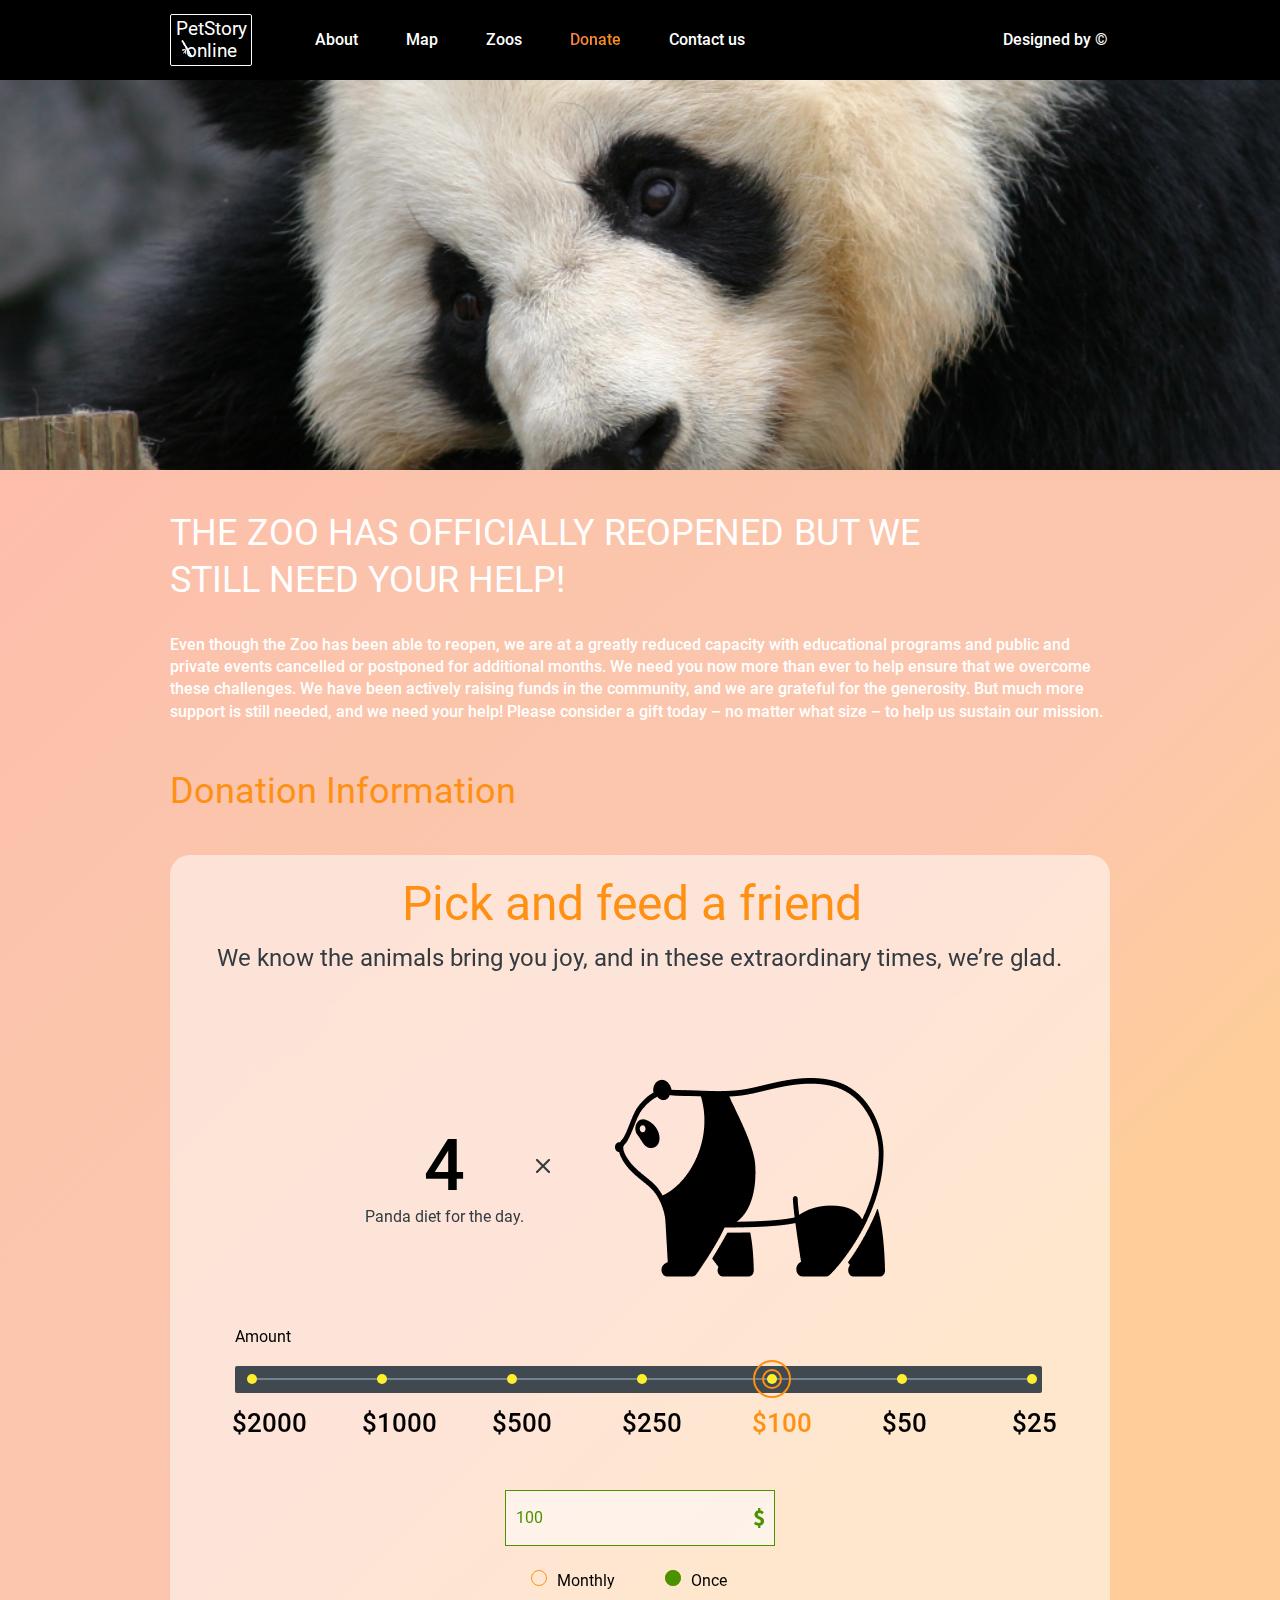
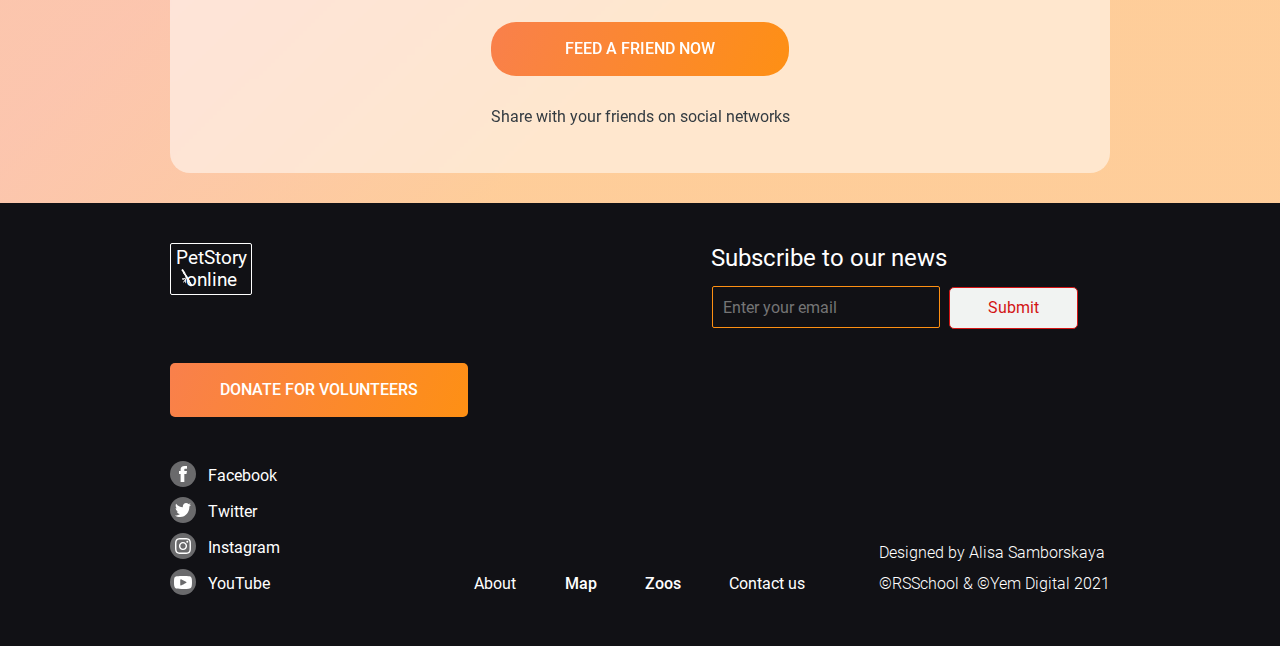
<file: pages/donate/index.html>
<!DOCTYPE html>
<html lang="en">

<head>
    <meta charset="UTF-8">
    <meta name="viewport" content="width=device-width, initial-scale=1.0">
    <link rel="stylesheet" href="../../assets/style/reset.css">
    <link rel="stylesheet" href="../../assets/style/fonts.css">
    <link rel="stylesheet" href="style.css">
    <link rel="stylesheet" href="style@1000px.css" media="screen and (max-width: 1366px) ">
    <link rel="stylesheet" href="style@640px.css" media="screen and (max-width: 967px) ">
    <link rel="stylesheet" href="style@320px.css" media="screen and (max-width: 321px) ">

    <title>Donate</title>
</head>

<body>
    <header class="header">
        <div class="center">
            <div class="header__logo">
                <a href="../../index.html" class="logo">

                    <h1 class="header__logo-text">PetStory online</h1>
                </a>
            </div>
            <nav class="header__menu">
                <ul class="menu-list">
                    <li class="menu-item btn"><a href="../../index.html">About</a></li>
                    <li class="menu-item btn"><a href="#">Map</a></li>
                    <li class="menu-item btn"><a href="#">Zoos</a></li>
                    <li class="menu-item btn active"><a href="index.html">Donate</a></li>
                    <li class="menu-item btn"><a href="#">Contact us</a></li>
                    <li class="menu-item btn">
                        <a href="https://www.figma.com/file/jfEFwkXVj1WRq7sUHDr8os/PetStory-online">Designed by ©</a>
                    </li>

                </ul>
            </nav>
                <!-- ---------------------- -->
                <div class="hamburger-menu">
                    <input id="menu__toggle" type="checkbox" />
                    <label class="menu__btn" for="menu__toggle">
                        <span></span>
                    </label>
                    <ul class="menu__box">
                        <div class="menu__logo">
                            <a href="../../index.html">
                                <h1 class="menu__logo-text">PetStory online</h1>
                            </a>
                        </div>
                        <li><a class="menu__item" href="../../index.html">About</a></li>
                        <li><a class="menu__item" href="#">Map</a></li>
                        <li><a class="menu__item" href="#">Zoos</a></li>
                        <li><a class="menu__item" href="index.html">Donate</a></li>
                        <li><a class="menu__item" href="#">Contact us</a></li>
                        <li><a class="menu__item"
                                href="https://www.figma.com/file/jfEFwkXVj1WRq7sUHDr8os/PetStory-online">Designed by
                                ©</a></li>
                    </ul>
                    <div id="black" class="black"></div>

                </div>
                <!-- ---------------------- -->
        </div>
    </header>
    <section class="banner">
        <div class="panda"></div>
    </section>

    <main>
        <div class="center">
            <div class="entry">
                <h3>THE ZOO HAS OFFICIALLY REOPENED BUT WE STILL NEED YOUR HELP!</h3>
                <p>Even though the Zoo has been able to reopen, we are at a greatly reduced capacity with educational
                    programs
                    and public and private events cancelled or postponed for additional months. We need you now more
                    than
                    ever to
                    help ensure that we overcome these challenges. We have been actively raising funds in the community,
                    and
                    we
                    are grateful for the generosity. But much more support is still needed, and we need your help!
                    Please
                    consider
                    a gift today – no matter what size – to help us sustain our mission.</p>
            </div>
            <div class="title">
                <h3>Donation Information</h3>
            </div>
            <div class="pick-block-wrapper">

                <div class="pick-block-box">
                    <div class="box__title">
                        <h2>Pick and feed a friend</h2>
                        <p>We know the animals bring you joy, and in these extraordinary times, we’re glad.</p>
                    </div>
                    <div class="box__animals">
                        <div class="info">
                            <h2>4</h2>
                            <p>Panda diet for the day.</p>
                        </div>
                        <div class="img"></div>
                    </div>
                    <div class="box__amount">
                        <h4>Amount</h4>
                        <!---------------------------------------------------->
                        <div class="amount-bar">
                            <div class="line">
                            </div>
                            <!--TODO: labels-->
                            <label class="one" for="">
                                <input type="radio" name="amount">
                                <p>$5000</p>
                            </label>
                            <label for="">
                                <input type="radio" name="amount">
                                <p>$2000</p>
                            </label>
                            <label for="">
                                <input checked type="radio" name="amount">
                                <p>$1000</p>
                            </label>
                            <label for="">
                                <input type="radio" name="amount">
                                <p>$500</p>
                            </label>
                            <label for="">
                                <input type="radio" name="amount">
                                <p>$250</p>
                            </label>
                            <label for="">
                                <input type="radio" name="amount">
                                <p>$100</p>
                            </label>
                            <label for="">
                                <input type="radio" name="amount">
                                <p>$50</p>
                            </label>
                            <label for="">
                                <input type="radio" name="amount">
                                <p>$25</p>
                            </label>
                        </div>
                        <!---------------------------------------------------->
                    </div>
                    <div class="box__form">
                        <!---------------------------------------------------->
                        <div class="input-number">
                            <input class="input-sum" type="number" min="25" max="5000"
                                oninput="if (value.length> 4) value = value.slice (0,4)" placeholder="Another amount">
                            <div class="dollar-icon">
                            </div>
                        </div>
                        <div class="radio">
                            <input type="radio" name="rb" id="rb1"> <label for="rb1">Monthly</label>
                            <input type="radio" name="rb" id="rb2" checked> <label for="rb2">Once</label>
                        </div>
                        <button class="info-btn btn">Feed a friend now</button>
                        <p>Share with your friends on social networks </p>
                        <!---------------------------------------------------->
                    </div>
                </div>

            </div>
        </div>
    </main>
    <footer>
        <div class="center">
            <div class="fooret-container">
                <div class="section6__wraper-left">
                    <div class="s6w-logo wl-logo">
                        <div class="header__logo">
                            <a href="../../index.html">
                                <h4 class="header__logo-text">PetStory online</h4>
                            </a>
                        </div>
                    </div>
                    <div class="wl-btn">
                        <a href="index.html">
                            <button class="s6w-btn info-btn btn">donate for volunteers</button>
                        </a>
                    </div>
                    <div class="wl-soc">
                        <a href="https://ru-ru.facebook.com/">
                            <div><img src="../../assets/img/icons/Fill 211.svg" alt="Facebook"></div>
                            <p>Facebook</p>
                        </a>
                    </div>
                    <div class="wl-soc">
                        <a href="https://twitter.com/?lang=ru">
                            <div><img src="../../assets/img/icons/Fill 172.svg" alt="Twitter"></div>
                            <p>Twitter</p>
                        </a>
                    </div>
                    <div class="wl-soc">
                        <a href="https://www.instagram.com/">
                            <div><img src="../../assets/img/icons/Fill 166.svg" alt="Instagram"></div>
                            <p>Instagram</p>
                        </a>
                    </div>
                    <div class="wl-soc last">
                        <a href="https://www.youtube.com/">
                            <div><img src="../../assets/img/icons/Fill 213.svg" alt="YouTube"></div>
                            <p>YouTube</p>
                        </a>
                    </div>
                </div>
                <div class="section6__wraper-center">
                    <ul class="s6w menu-list">
                        <li class="s6w menu-item btn"><a href="../../index.html">About</a></li>
                        <li class="menu-item btn"><a href="#">Map</a></li>
                        <li class="menu-item btn"><a href="#">Zoos</a></li>
                        <li class="s6w menu-item btn"><a href="#">Contact us</a></li>
                    </ul>
                </div>
                <div class="section6__wraper-right">
                    <p class="s6w subtitle">Subscribe to our news</p>
                    <form action="#0">
                        <div>
                            <input class="a6w-inp" type="email" id="email" name="email" required
                                placeholder="Enter your email" />

                            <input class="requirements" type="submit" value="Submit" />
                        </div>
                    </form>
                    <div class="s6w-bb">
                        <p class="avt">Designed by Alisa Samborskaya</p>
                        <p class="avt">©RSSchool & ©Yem Digital 2021</p>
                    </div>
                </div>
            </div>
        </div>
    </footer>
    <script src="script.js"></script>
</body>

</html>
</file>
<file: assets/style/fonts.css>
/* roboto-300 - latin */
@font-face {
  font-family: 'Roboto';
  font-style: normal;
  font-weight: 300;
  src: local(''),
    url('../fonts/roboto-v30-latin-300.woff2') format('woff2'),
    /* Chrome 26+, Opera 23+, Firefox 39+ */
    url('../fonts/roboto-v30-latin-300.woff') format('woff');
  /* Chrome 6+, Firefox 3.6+, IE 9+, Safari 5.1+ */
}

/* roboto-regular - latin */
@font-face {
  font-family: 'Roboto';
  font-style: normal;
  font-weight: 400;
  src: local(''),
    url('../fonts/roboto-v30-latin-regular.woff2') format('woff2'),
    /* Chrome 26+, Opera 23+, Firefox 39+ */
    url('../fonts/roboto-v30-latin-regular.woff') format('woff');
  /* Chrome 6+, Firefox 3.6+, IE 9+, Safari 5.1+ */
}

/* roboto-500 - latin */
@font-face {
  font-family: 'Roboto';
  font-style: normal;
  font-weight: 500;
  src: local(''),
    url('../fonts/roboto-v30-latin-500.woff2') format('woff2'),
    /* Chrome 26+, Opera 23+, Firefox 39+ */
    url('../fonts/roboto-v30-latin-500.woff') format('woff');
  /* Chrome 6+, Firefox 3.6+, IE 9+, Safari 5.1+ */
}

/* roboto-700 - latin */
@font-face {
  font-family: 'Roboto';
  font-style: normal;
  font-weight: 700;
  src: local(''),
    url('../fonts/roboto-v30-latin-700.woff2') format('woff2'),
    /* Chrome 26+, Opera 23+, Firefox 39+ */
    url('../fonts/roboto-v30-latin-700.woff') format('woff');
  /* Chrome 6+, Firefox 3.6+, IE 9+, Safari 5.1+ */
}

h1 {
  font-family: 'Roboto';
  font-style: normal;
  font-weight: 700;
  font-size: 114px;
  line-height: 80%;
}

h2 {
  font-family: 'Roboto';
  font-style: normal;
  font-weight: 400;
  font-size: 48px;
  line-height: 120%;
}

h3 {
  font-family: 'Roboto';
  font-style: normal;
  font-weight: 400;
  font-size: 36px;
  line-height: 130%;
}

.subtitle {
  font-family: 'Roboto';
  font-style: normal;
  font-weight: 400;
  font-size: 24px;
  line-height: 120%;
}

.btn {
  font-family: 'Roboto';
  font-style: normal;
  font-weight: 500;
  font-size: 16px;
  line-height: 140%;
}

body {
  font-family: 'Roboto';
  font-style: normal;
  font-weight: 400;
  font-size: 16px;
  line-height: 140%;
}

.smallParagraph {
  font-family: 'Roboto';
  font-style: normal;
  font-weight: 300;
  font-size: 15px;
  line-height: 120%;
}
</file>
<file: pages/donate/style.css>
/*ALL======================*/

.center {
    width: 1160px;
    margin: 0 auto;
    display: flex;
    justify-content: center;
    position: relative;
}

.info-btn {
    text-transform: uppercase;
    color: #FFFFFF;
    width: 298px;
    height: 54px;
    background: linear-gradient(113.96deg, #F9804B 1.49%, #FE9013 101.44%);
    border-radius: 25px;
}

.info-btn:hover {
    background: #E47209;
}

.info-btn:active {
    background: #4B9200;
}

.info-btn:disabled {
    background: #767474;
    pointer-events: none;
    cursor: default;
}

/*HEADER
======================*/

header .center {
    align-items: center;
    position: relative;
}

header {
    height: 80px;
    min-width: 1160px;
    background: #000000;
    backdrop-filter: blur(2px);
    display: flex;
    align-items: center;
}

/* ---------------------------------------------- */
.hamburger-menu {
    display: none;
    align-items: center;
}

/* скрываем чекбокс */
#menu__toggle {
    opacity: 0;
}

/* стилизуем кнопку */
.menu__btn {
    display: flex;
    align-items: center;
    position: absolute;
    width: 18px;
    height: 10px;
    cursor: pointer;
    z-index: 100;
}

/* добавляем "гамбургер" */
.menu__btn>span,
.menu__btn>span::before,
.menu__btn>span::after {
    display: block;
    position: absolute;
    width: 100%;
    height: 2px;
    background-color: #fff;
    border-radius: 2px;
}

.menu__btn>span::before {
    content: '';
    top: -4px;
}

.menu__btn>span::after {
    content: '';
    top: 4px;
}

/* контейнер меню */
.menu__box {
    display: block;
    position: fixed;
    visibility: hidden;
    max-width: 640px;
    right: -100%;
    height: 329px;
    width: 100%;
    top: 0;
    margin: 0;
    padding: 10px;
    list-style: none;
    text-align: start;
    background-color: #fff;
    z-index: 50;

}

.black {
    width: 100vw;
    height: 100vh;
    background-color: rgba(0, 0, 0, 0.25);
    position: fixed;
    left: 0;
    top: 0;
    visibility: hidden;
}

/* элементы меню */
.menu__item {
    display: block;
    padding: 7.5px 0px;
    color: #333;
    font-size: 20px;
    text-decoration: none;
}

.menu__item:hover {
    background-color: #CFD8DC;
}

#menu__toggle:checked~.menu__btn>span,
#menu__toggle:checked~.menu__btn>span::before,
#menu__toggle:checked~.menu__btn>span::after {
    background-color: rgb(0, 0, 0);
}

#menu__toggle:checked~.menu__btn>span {
    transform: rotate(45deg);
}

#menu__toggle:checked~.menu__btn>span::before {
    top: 0;
    transform: rotate(0);
}

#menu__toggle:checked~.menu__btn>span::after {
    top: 0;
    transform: rotate(90deg);
}

#menu__toggle:checked~.menu__box,
#menu__toggle:checked~.black {
    visibility: visible;
    right: 0;
}

.menu__btn>span,
.menu__btn>span::before,
.menu__btn>span::after {
    transition-duration: .25s;
}

.menu__box {
    transition-duration: .25s;
}

.menu__item {
    transition-duration: .25s;
}

/* ------------------------------------------- */
/*-Logo-*/
.header__logo {
    display: flex;
    justify-content: center;
    align-items: center;
    width: 82px;
    height: 52px;
    border: 1px solid #FFFFFF;
    border-radius: 2px;
    text-align: center;
    margin-right: 63px;
}

.header__logo-text {
    font-weight: 400;
    font-size: 19.0145px;
    line-height: 120%;
    text-align: center;
    color: #FFFFFF;
    width: 73px;
    height: 45px;
    position: relative;
}

.header__logo-text::before {
    content: '';
    background: url('../../assets/img/icons/bamboo.svg') no-repeat;
    background-size: cover;
    position: absolute;
    width: 7.03px;
    height: 20.98px;
    transform: matrix(-0.9, 0.52, 0.4, 0.88, 0, 0);
    bottom: 2.6px;
    left: 7.1px;
}

/*======================*/
/*-Menu-*/
.header__menu {
    width: 1015px;
}

.menu-list {
    display: flex;
    position: relative;
    flex-wrap: wrap;

}

.menu-item {
    margin-right: 58px;
}

.menu-item a {
    color: #fff;
}

.menu-item:last-child {
    position: absolute;
    right: 0;
    margin-right: 0;
}

.header__menu .active {
    pointer-events: none;
    cursor: default;
}

.header__menu .active,
.menu-item:hover {
    background: linear-gradient(113.96deg, #F9804B 1.49%, #FE9013 101.44%);
    -webkit-background-clip: text;
    -webkit-text-fill-color: transparent;
}

/*======================HEADER*/

/*BANNER======================*/
.banner {
    margin: 0 auto;
    display: flex;
    text-align: center;
    min-width: 1160px;
}

.panda {
    width: 100%;
    height: 390px;
    background: url(../../assets/img/panda_bg.png) no-repeat;
    background-size: cover;
}


/*PAGE======================*/

main {
    height: 1482px;
    min-width: 1160px;
    background: linear-gradient(315.75deg, rgba(254, 210, 144, 0.7) 30.06%, #FEBDAB 100.95%, rgba(254, 210, 144, 0.7) 106.36%),
        linear-gradient(315.75deg, rgba(254, 189, 171, 0.74) 30.06%, rgba(243, 169, 248, 0.66) 50.74%, #E0D8F0 80.49%, #EAF7FE 127.9%, #EAF7FE 149.54%),
        linear-gradient(315.75deg, rgba(254, 189, 171, 0.74) 30.06%, rgba(243, 169, 248, 0.66) 50.74%, #E0D8F0 80.49%, #EAF7FE 127.9%, #EAF7FE 149.54%);
}

main .center {
    flex-direction: column;
}

.entry {
    display: flex;
    flex-direction: column;
    padding: 40px 0;
    color: #FFFFFF;
}

.entry h3 {
    text-align: justify;
    padding-bottom: 10px;
}

.entry p {
    font-weight: 500;
    line-height: 140%;
}

.title {
    color: #FE9013;
    line-height: 130%;
    margin-bottom: 60px;
}

.pick-block-wrapper {
    width: 100%;
    height: 964px;
    background: rgba(255, 255, 255, 0.52);
    backdrop-filter: blur(2px);
    border-radius: 20px;
    padding: 40px 92px 62px;
}

.pick-block-box {
    margin: 0 auto;
    width: 976px;
    height: 862px;
    left: calc(50% - 976px / 2);
}

.box__title {
    padding-bottom: 60px;
}

.box__title h2 {
    padding-bottom: 20px;
    font-size: 48px;
    line-height: 120%;
    text-align: center;
    color: #FE9013;
}

.box__title p {
    font-size: 24px;
    line-height: 120%;
    color: #333B41;
}

.box__animals {
    display: flex;
    flex-direction: row;
    justify-content: center;
    align-items: center;
    margin-bottom: 48px;
}

.box__animals .info {
    text-align: center;
    color: #333B41;
    position: relative;
    margin-right: 78px;
    padding-right: 11px;
}

.box__animals .info h2 {
    font-weight: 500;
    font-size: 72px;
    line-height: 80%;
    text-transform: uppercase;
    color: #000000;
    padding: 60px 0 11px;
}

.box__animals .info p {
    color: #333B41;
}

.info::before {
    content: '';
    background: url(../../assets/img/icons/x_icon.png) no-repeat;
    position: absolute;
    width: 14px;
    height: 14px;
    transform: translate(0, 50%);
    top: 50%;
    right: -11px;
}

.box__animals .img {
    width: 284px;
    height: 246px;
    background: url(../../assets/img/panda_widget1.png) no-repeat;
    background-size: cover;
}

.box__amount {
    padding-bottom: 98px;
}

.box__amount h4 {
    color: #000000;
    padding-bottom: 17px;
}

/* ---------------------------------------------------- */

.amount-bar {
	width: 976px;
	height: 27px;
	background: #404950;
	border-radius: 2px;
	display: flex;
	justify-content: center;
	position: relative;
}

.line {
	position: absolute;
	top: 12px;
	right: 30px;
	width: 915px;
	height: 2px;
	background: #72828E;
}
.amount-bar input {
	display: block;
	appearance: none;
	-webkit-appearance: none;
	border-radius: 50%;
	margin-top: 8px;
	margin-bottom: 9px;
	margin-right: 60px;
	margin-left: 60px;
	background-color: #FFEE2E;
	width: 10px;
	height: 10px;
	position: relative;
	z-index: 1;
}
.amount-bar input:hover::before{
	content: "";
	width: 20px;
	height: 20px;
    color: red;
    z-index: 20;
    cursor: pointer;
	transition: 120ms transform ease-in-out;
	border: #fe9013 2px solid;
	border-radius: 50%;
	display: block;
	position: absolute;
	top: -5px;
	left: -5px;
}
.amount-bar input:checked::before{
	content: "";
	width: 20px;
	height: 20px;
	transition: 120ms transform ease-in-out;
	border: #fe9013 2px solid;
	border-radius: 50%;
	outline: 2px solid #fe9013;
	outline-offset: 7px;
	display: block;
	position: absolute;
	top: -5px;
	left: -5px;
}

.amount-bar label:first-of-type {
	margin-left: 26px;
}
.amount-bar label:last-of-type {
	margin-right: 30px;
}
.amount-bar label p {
	text-align: center;
	margin-top: 21px;
}
.amount-bar input:checked ~ p {
	color: #FE9013;
}
.amount-bar input ~ p {
	font-weight: 500;
	font-size: 26px;
	line-height: 140%;
}

/* ---------------------------------------------------- */
/*<-!Another amount!->*/
.box__form {
    display: flex;
    flex-direction: column;
    align-items: center;
}

.input-number {
    position: relative;
    display: flex;
    align-items: center;
    margin-bottom: 25px;
}

.dollar-icon {
    position: absolute;
    right: 10px;
    background-image: url("../../assets/img/icons/dol-inp.png");
    width: 10px;
    height: 20px;
}

.box__form input[type=number]::-webkit-outer-spin-button,
.box__form input[type=number]::-webkit-inner-spin-button {
    -webkit-appearance: none;
    margin: 0;
}

.box__form input[type=number] {
    border: none;
    font-weight: 400;
    font-size: 16px;
    line-height: 140%;
    box-sizing: border-box;
    padding: 0 10px;
    width: 268px;
    height: 54px;
    outline: 1px solid #FFEE2E;
    background: #333B41;
    color: #FFFFFF;
}

.box__form input[type=number]:invalid {
    outline: 1px solid #D31414;
    color: #D31414;
    background: rgba(253, 253, 255, 0.52);
}

.box__form input[type=number]:invalid~.dollar-icon {
    background-image: url("../../assets/img/icons/dol-inp-red.png");
}

.box__form input[type=number]:valid:not(:placeholder-shown) {
    background: rgba(253, 253, 255, 0.52);
    outline: 1px solid #4B9200;
    color: #4B9200;
}

.box__form input[type=number]:valid:not(:placeholder-shown)~.dollar-icon {
    background-image: url("../../assets/img/icons/dol-inp-gre.png");
}

/*<-!Monthly и Once!->*/

.box__form .radio {
    display: flex;
    gap: 50px;
    margin-bottom: 30px;
}

.box__form input[type="radio"]:checked,
.box__form input[type="radio"]:not(:checked) {
    position: absolute;
    display: none;
}

.box__form input[type="radio"]:checked+label,
.box__form input[type="radio"]:not(:checked)+label {
    display: inline-block;
    position: relative;
    padding-left: 26px;
    cursor: pointer;
    width: 84px;
}

.box__form input[type="radio"]:checked+label:before,
.box__form input[type="radio"]:not(:checked)+label:before {
    content: "";
    width: 16px;
    height: 16px;
    border: 1px solid #FE9013;
    position: absolute;
    left: 0px;
    top: 0px;
    background-color: transparent;
    border-radius: 2px;
    border-radius: 100%;
}

.box__form input[type="radio"]:checked+label:after,
.box__form input[type="radio"]:not(:checked)+label:after {
    content: "";
    position: absolute;
    transition: all 0.2s ease;
    left: 0px;
    top: 0px;
    width: 16px;
    height: 16px;
    border-radius: 100%;
    background-color: #4B9200;
}

.box__form input[type="radio"]:not(:checked)+label:after {
    opacity: 0;
}

.box__form input[type="radio"]:checked+label:after {
    opacity: 1;
}

/*<-!Button!->*/
.box__form button {
    margin-bottom: 30px;
}

/*<-!Text!->*/
.box__form p {
    color: #333B41;
}

/* Footer---------------------------------------------------- */
/*<-!footer!->*/
footer {
    min-height: 443px;
    min-width: 1160px;
    background-color: #111115;
}

footer .center {
    justify-content: flex-start;
}

/*<-!footer-container!->*/

.fooret-container {
    width: 100%;
    display: flex;
    padding: 41px 0 50px;
}

.section6__wraper-left {
    display: flex;
    flex-direction: column;
    margin-right: 101px;
}

.s6w-logo {
    margin-bottom: 68px;
}

.s6w-btn {
    width: 298px;
    height: 54px;
    background: linear-gradient(113.96deg, #F9804B 1.49%, #FE9013 101.44%);
    border-radius: 5px;
    margin-bottom: 44px;
}

.wl-soc {
    margin-bottom: 10px;
}

.wl-soc a:hover>div {
    background: #4B9200;
}

.wl-soc a:hover>p {
    color: #4B9200;
}

.wl-soc a {
    display: flex;
    align-items: self-end;
    width: 111px;
    height: 26px;
    color: #FFFFFF;
}

.wl-soc.last {
    margin-bottom: 0;
}

.wl-soc div {
    display: flex;
    align-items: center;
    justify-content: center;
    width: 26px;
    height: 26px;
    border-radius: 50%;
    background: rgba(196, 196, 196, 0.5);
    margin-right: 12px;
}

.section6__wraper-center {
    display: flex;
    align-items: flex-end;
    width: 100%;
}

.s6w .active {
    pointer-events: none;
    cursor: default;
}

.s6w .active,
.menu-item:hover {
    background: linear-gradient(113.96deg, #F9804B 1.49%, #FE9013 101.44%);
    -webkit-background-clip: text;
    -webkit-text-fill-color: transparent;
}

.s6w.menu-item {
    font-weight: 400;
    font-size: 16px;
    line-height: 140%;
    margin-right: 58px;
}

.s6w.menu-item:last-child {
    position: relative;
    margin-right: 32px;
}

.s6w.subtitle {
    color: #fff;
    width: 367px;
    font-weight: 400;
    font-size: 24px;
    line-height: 120%;
    margin-bottom: 14px;
}

.section6__wraper-right {
    display: flex;
    flex-direction: column;
    position: relative;
}

.section6__wraper-right form {
    align-self: start;
}

form>div {
    width: 228px;
    height: 42px;
    border-radius: 2px;
    position: relative;
    border: .7px solid #FE9013;
    padding: 10px;
}

form>div>input[type=email],
form>div>input[type=email]:focus {
    background: #111115;
    color: #BDBDBD;
    font-weight: 400;
    font-size: 16px;
    line-height: 140%;
}

form>div>input[type=email]:valid:not(:placeholder-shown)~.requirements {
    color: #000000;
    background: #F1F3F2;
    border: 1px solid #333B41;
    pointer-events: visiblePainted;
    cursor: pointer;
}

form input[type=submit] {
    position: absolute;
    pointer-events: none;
    cursor: default;
    top: 0;
    right: -139px;
    display: block;
    width: 129px;
    height: 42px;
    background: #F1F3F2;
    border: 1px solid #D31414;
    border-radius: 5px;
    font-weight: 400;
    font-size: 16px;
    line-height: 140%;
    color: #D31414;
    text-align: center;
}

.avt {
    font-weight: 100;
    font-size: 16px;
    line-height: 130%;
    color: #FFFFFF;
}

.avt:first-child {
    margin-bottom: 10px;
}

.s6w-bb {
    position: absolute;
    right: 0;
    bottom: 0;
    display: flex;
    flex-direction: column;
    align-items: flex-start;
}
</file>
<file: pages/donate/style@1000px.css>
.center {
   width: 1000px;
 }
.header,
.banner,
main,
footer{
  min-width: 1000px;
}
 /*HEADER======================*/
 .header {
   min-width: 1000px;
   position: relative;
   z-index: 5;
 }

 .header .center {
   padding: 0 30px;
   justify-content: flex-start;
 }

 .header__menu {
   width: 793px;
 }

 .menu-item {
   margin-right: 48px;
 }

 .panda{
 background: url(../../assets/img/svg/panda_bg.png) no-repeat;
 background-size: cover;
 }
 .entry{
  padding: 40px 30px 30px 30px;
 }
.entry h3{
  padding: 0 190px 30px 0;
}

.title{
      padding: 15px 30px;
      margin-bottom: 25px;
}

.pick-block-wrapper{
      margin: 0 30px;
      width: auto;
      height: 918px;
      padding: 0;
}
.pick-block-box{
  width: auto;
}
.box__title h2{
      padding: 20px 16px 0px 0px;
}

.box__title p{
    padding: 11px 6px 0px 47px;
}

.box__animals .info{
  transform: translate(-9px, -3px);
}
.info::before{
right: -15px;
}
.box__animals .img{
      transform: translate(-7px, -1px);
}
.box__amount{
      padding-left: 65px;
}
.amount-bar{
  width: 807px;
  padding-left: 36px;
}
.line{
      width: 785px;
      right: 8px;
}

.one {
  display: none;
}
.amount-bar input~p{
    margin-left: 45px;
    width: 10px;
}
main{
height: 1333px;
}
.fooret-container {
  padding: 40px 30px 50px;
}
/*section-6======================*/

.section6__wraper-left {
  margin-right: 6px;
}

.s6w.menu-item {
  margin-right: 49px;
}

.section6__wraper-center {
  margin-right: -130px;
}

.section6__wraper {
  margin-right: -94px;
}

.s6w.subtitle {
  transform: translate(-32px, 1px);
}

.section6__wraper-right form {
  transform: translate(-31px, 0px);
}
</file>
<file: pages/donate/style@640px.css>
.center {
   width: 640px;
 }

 .header,
 .banner,
 main,
 footer {
   min-width: 640px;
   overflow: hidden;
 }

 /*HEADER======================*/
 .header {
   position: fixed;
   z-index: 5;
   margin-bottom: 0;
   height: 34px;
   min-width: 640px;
   width: 100%;
   overflow: visible;

 }

 .header .center {
   padding: 0 20px;
   justify-content: space-between;
   width: 100vw;
   min-width: -webkit-fill-available;
 }

 .header__menu {
   display: none;
 }

 .header .header__logo {
   border: 0;
   width: 46.93px;
   height: 29.03px;
 }

 .header .header__logo a {
   transform: scale(0.65);
 }

 .hamburger-menu {
   display: flex;
 }

 .menu__logo {
   width: 65.6px;
   height: 41.6px;
   border: 0.8px solid #FE9013;
   border-radius: 2px;
   display: flex;
   justify-content: center;
   align-items: center;
   margin-bottom: 22.9px;
 }

 .menu__logo-text {
   position: relative;
   text-align: center;
   font-size: 15.2116px;
   font-weight: 400;
   line-height: 120%;
   color: #FE9013;
 }

 .menu__logo-text::before {
   content: '';
   background: url('../../assets/img/icons/bambooorang.svg') no-repeat;
   position: absolute;
   width: 11px;
   height: 16.79px;
   bottom: 2.6px;
   left: 7.1px;
 }

 .menu-item {
   margin-right: 48px;
 }

 .panda {
   margin-top: 34px;
   height: 334px;
   background-position: 57%;
 }

 .entry {
   padding: 30px 20px;
 }

 .entry h3 {
   font-size: 24px;
   line-height: 120%;
   padding: 1px 33px 19px 0;
 }

 .title {
   padding: 0px 20px;
   margin-bottom: 30px;
 }

 .pick-block-wrapper {
   margin: 0 20px;
 }

 .box__title {
   padding-bottom: 30px;
 }

 .box__title h2 {
   padding: 0;
   padding-top: 29px;
 }

 .box__title p {
   text-align: center;
   padding: 21px 7px;
 }

 .box__animals .info {
   transform: translate(-7px, -3px);
 }

 .box__animals {
   margin-bottom: 40px;
 }

 .box__amount {
   padding-left: 0;
 }

 .box__amount h4 {
   padding-left: 10px;
   padding-bottom: 6px;
 }

 .amount-bar {
   width: 100%;
   padding-left: 32px;
 }

 .line {
   width: 524px;
   right: 40px;
 }

 .amount-bar label:nth-child(2),
 .amount-bar label:nth-child(3),
 .amount-bar label:nth-child(4) {
   display: none;
 }

 .amount-bar input~p {
   margin-left: 37px;
 }

 .input-number {
   margin-bottom: 31px;
 }

 .box__form input[type=number] {
   width: 180px;
   height: 42px;
 }

 .box__form .radio {
   margin-bottom: 29px;
 }

 /*section-6======================*/

 footer {
   /* min-width: 640px; */
   min-height: 282px;
 }

 .fooret-container {
   padding: 12px 20px;
   position: relative;
 }

 .section6__wraper-left {
   position: absolute;
   margin-right: 0;
   right: 5px;
 }

 .s6w-logo {
   position: absolute;
   left: -574px;
 }

 footer .wl-btn {
   position: absolute;
   left: -574px;
   top: 85px;
 }

 .section6__wraper-center {
   position: absolute;
   bottom: -246px;
   width: auto;
 }

 .section6__wraper-center .menu-item {
   margin-right: 37px;
   font-weight: 400;
 }

 .section6__wraper-right .s6w,
 .section6__wraper-right form {
   display: none;
 }

 .s6w-bb {
   position: absolute;
   width: max-content;

   bottom: -259px;
   right: -601px;
 }

 .wl-soc p {
   display: none;
 }

 .wl-soc a {
   width: auto;
 }

 .wl-soc {
   width: 41px;
   margin-bottom: 20px;
 }
</file>
<file: pages/donate/style@320px.css>
.center {
   width: 320px;
   max-width: 80vw;
 }

 .header,
 .banner,
 main,
 footer {
   min-width: 320px;
 }

 /*HEADER======================*/
main {
  height: 1147px;
}
 .header .center {
    padding: 0 10px;
    max-width: 100vw;
 }

.hamburger-menu {
   right: 10px;
 }

 .panda {
    height: 187px;
    background-position: 42%;
 }
main .center{
      max-width: 100vw;
}

 .entry {
  padding: 30px 10px;
 }

 .entry h3 {
padding: 0;
padding-right: 17px;
padding-bottom: 17px;
 }

 .title {
    padding: 0px 10px;
    margin-bottom: 26px;
 }
 .title h3 {
  font-size: 24px;
}

 .pick-block-wrapper {
margin: 0 10px;
height: 590px;
 }
.box__title{
  padding-bottom: 0;
}
 .box__title h2 {
    font-size: 24px;
    padding-top: 20px;
 }

 .box__title p {
font-size: 16px;
line-height: 140%;
padding: 9px 0px;
 }

.pick-block-box{
      height: auto;
}
.box__animals .info h2{
      font-size: 40.6015px;
      padding: 41px 0 6px;
}


 .box__animals .info {
     margin-right: 37px;
     padding-right: 0;
 }
 .box__animals h2{
  font-size: 40.6015px;
  line-height: 80%;
  padding: 42px 0 7px;
}

.box__animals .info p{
  font-size: 9.02255px;
  line-height: 140%;
}

.box__animals .img {
  width: 160.15px;
  height: 138.72px;
  transform: translate(7px, 2px);
}
.info::before {
  transform: scale(0.5);
  top: 56%;
  right: -18px;
}


 .box__animals {
     margin-bottom: 4px;
 }
.box__amount h4 {
  padding-left: 0;
  padding-bottom: 9px;
}
 .box__amount {
padding-bottom: 49px;
 }

 .amount-bar {
      padding-left: 71px;
    height: 13.5px;
 }

 .line {
    width: 262px;
    top: 6px;
    height: 1px;
    right: 20px;
 }

 .amount-bar label:nth-child(2),
 .amount-bar label:nth-child(3),
 .amount-bar label:nth-child(4) {
   display: none;
 }
.amount-bar input{
    width: 5px;
    height: 5px;
    margin-top: 4px;
    margin-bottom: -10px;
    margin-right: 52px;
    margin-left: 8px;
    }

 .amount-bar input~p {
  font-size: 13px;
      margin-left: 0;
 }

 .input-number {
    margin-bottom: 25px;
 }
.amount-bar input:checked::before {
  width: 10px;
  height: 10px;
  border: #FE9013 1px solid;
  outline: 1px solid #fe9013;
  top: -2.5px;
  left: -2.5px;
}
.amount-bar input:hover::before {
  width: 10px;
  height: 10px;
  border: #fe9013 1px solid;
  top: -2.5px;
  left: -2.5px;
}

 .box__form .radio {
   margin-bottom: 27px;
 }
.box__form p{
  margin-right: -1px;
}
/*section-6======================*/
.section6__wraper-left {
  flex-direction: row;
  position: relative;
  right: -43px;
  top: 61px;
}

footer .header__logo-text::before {
  bottom: 5.7px;
  left: 73px;
}

 .fooret-container {
  width: 100%;
}

.s6w-logo {
  left: 28px;
  top: -52px;
  margin-bottom: 0;
}

footer .header__logo {
  width: 138px;
  height: auto;
  border: 0;
}

footer .header__logo-text {
  width: auto;
  height: auto;
}

footer .wl-btn {
  left: -54px;
  top: 56px;
}

footer {
  min-width: 320px;
  min-height: 336px;
  margin-left: -63px;
}

.wl-soc {
  margin-right: 15px;
}

.section6__wraper-center {
  bottom: -244px;
}

.section6__wraper-center .menu-item {
  margin-right: 31px;
}

.s6w-bb {
  bottom: -202px;
  right: -66px;
}

.avt {
  font-weight: 100;
  font-size: 15px;
  line-height: 120%;
}
</file>
